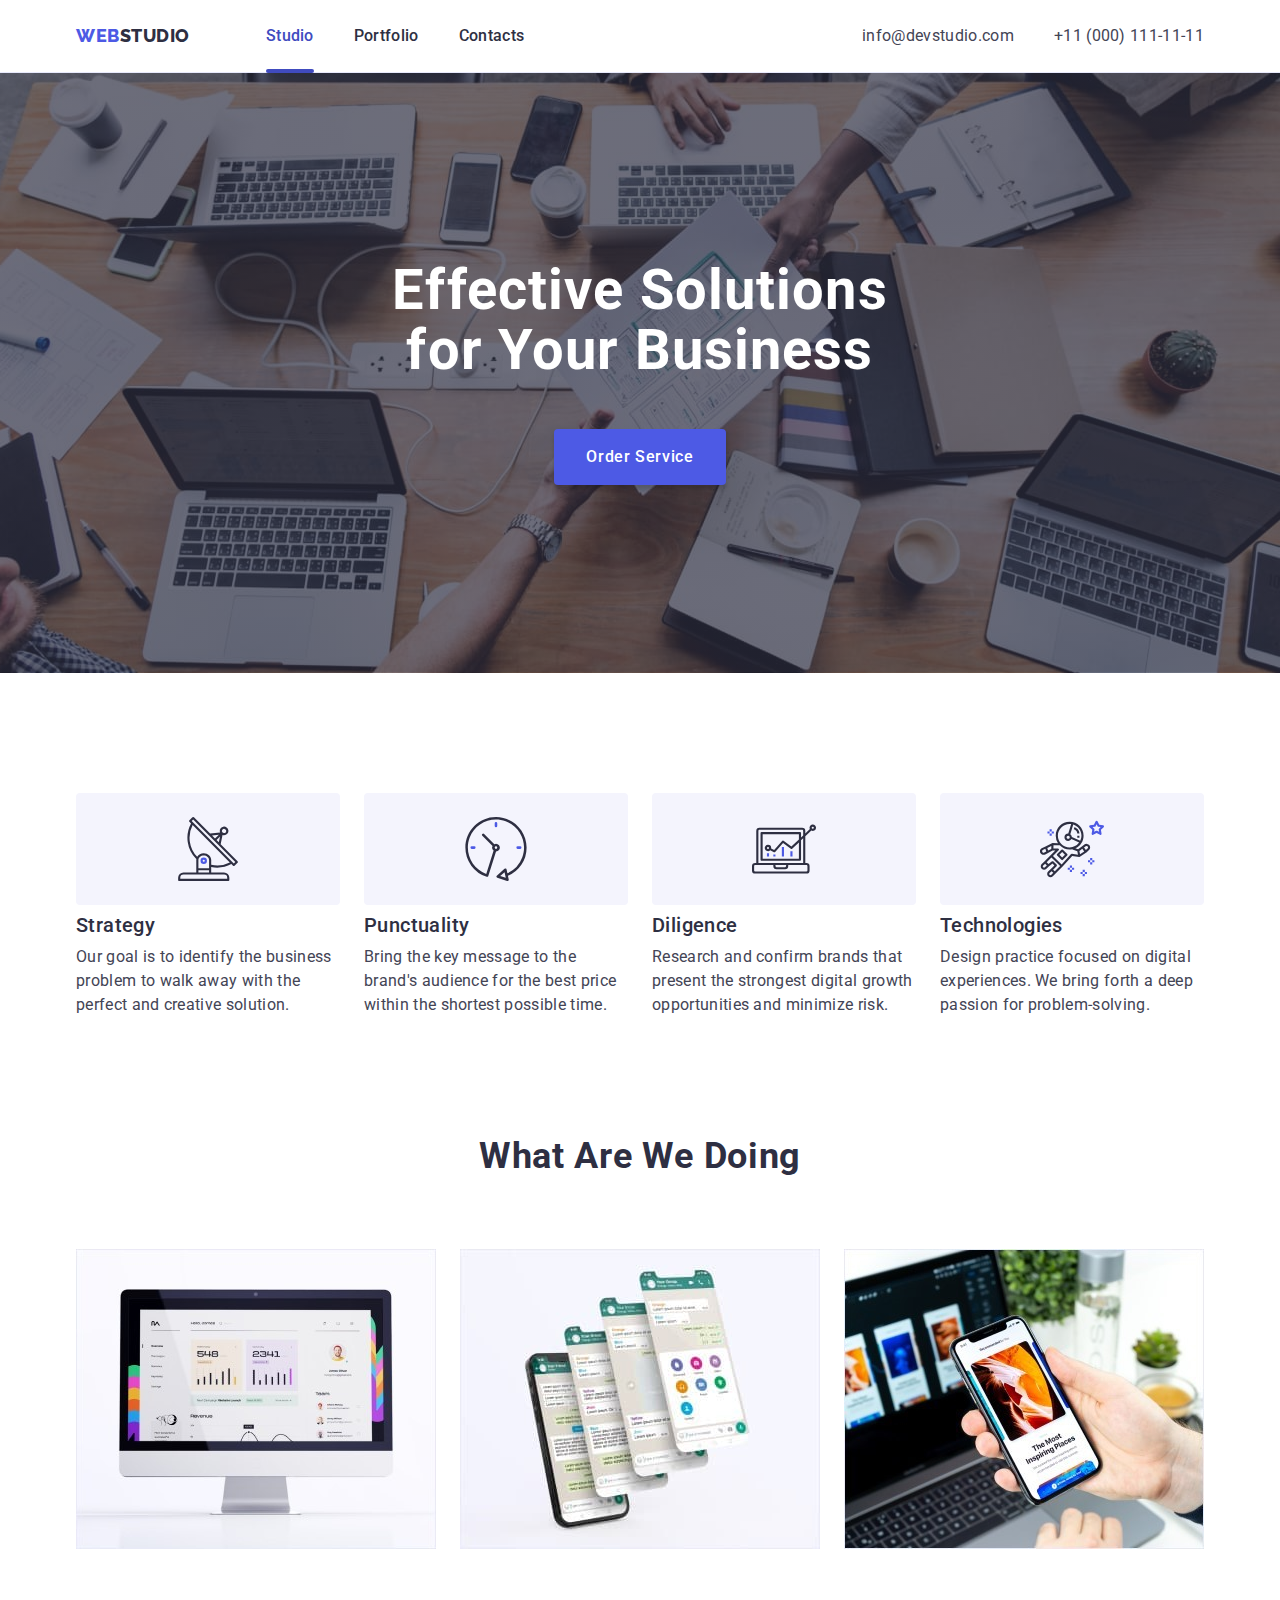
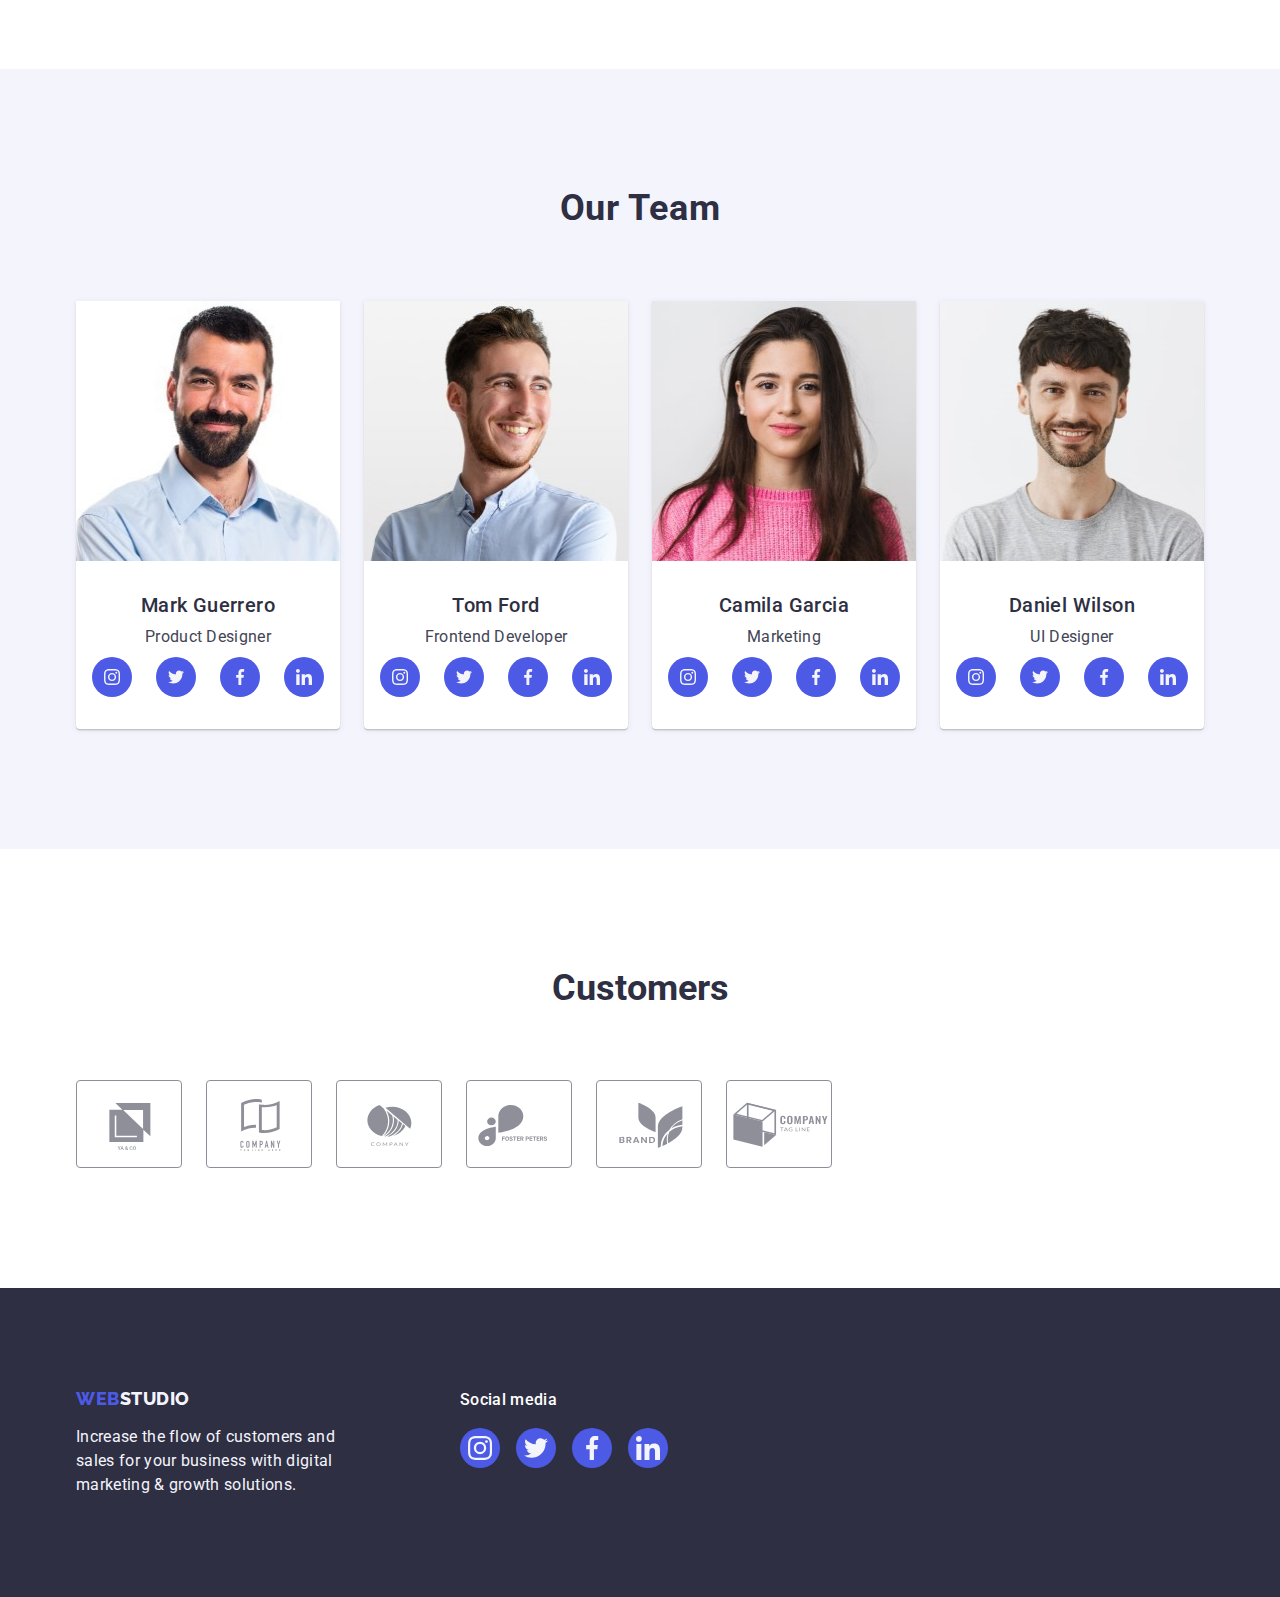
<file: index.html>
<!DOCTYPE html>
<html lang="en">
  <head>
    <meta charset="UTF-8" />
    <meta http-equiv="X-UA-Compatible" content="IE=edge" />
    <meta name="viewport" content="width=device-width, initial-scale=1.0" />
    <title>Web Studio</title>
    <link rel="preconnect" href="https://fonts.googleapis.com" />
    <link rel="preconnect" href="https://fonts.gstatic.com" crossorigin />
    <link
      href="https://fonts.googleapis.com/css2?family=Raleway:wght@800&family=Roboto:wght@400;500;700&display=swap"
      rel="stylesheet"
    />
    <link
      rel="stylesheet"
      href="https://cdnjs.cloudflare.com/ajax/libs/modern-normalize/1.1.0/modern-normalize.min.css"
    />
    <link rel="stylesheet" href="./css/styles.css" />
  </head>
  <body>

    <!-- Header -->

    <header class="page-header">
      <div class="container page-header-container">
        <nav class="page-navigation">
          <a class="logo-part-one link" href="./index.html"
            >Web<span class="logo-part-second link">Studio</span></a
          >
          <ul class="menu list">
            <li><a class="menu-list-item current-page link" href="./index.html">Studio</a></li>
            <li><a class="menu-list-item link" href="./portfolio.html">Portfolio</a></li>
            <li><a class="menu-list-item link" href="">Contacts</a></li>
          </ul>
        </nav>
        <address class="contact-item-list">
          <ul class="contact list">
            <li>
              <a class="contact-item link" href="mailto:info@devstudio.com">info@devstudio.com</a>
            </li>
            <li>
              <a class="contact-item link" href="tel:+110001111111">+11 (000) 111-11-11</a>
            </li>
          </ul>
        </address>
      </div>
    </header>

    <!-- Main content -->

    <main>

      <!-- section 1 hero-->

      <section class="hero-page">
        <div class="container">
          <h1 class="main-text">Effective Solutions for Your Business</h1>
          <button class="order-btn" type="button" data-modal-open>Order Service</button>
        </div>
      </section>

      <!-- section 2 features-->
     
      <section class="section">
        <div class="container">
          <h2 class="visually-hidden">Features</h2>
          <ul class="features-container list">
            <li class="features-container-item">
              <div class="features-container-icons">
                <svg aria-label="antenna icon" width="64" height="64">
                  <use href="./images/icons.svg#icon-antenna"></use>
                </svg>
              </div>
              <h3 class="feature-name">Strategy</h3>
              <p class="feature-descr">
                Our goal is to identify the business problem to walk away with the perfect and
                creative solution.
              </p>
            </li>
            <li class="features-container-item">
              <div class="features-container-icons">
                <svg aria-label="clock icon" width="64" height="64">
                  <use href="./images/icons.svg#icon-clock"></use>
                </svg>
              </div>
              <h3 class="feature-name">Punctuality</h3>
              <p class="feature-descr">
                Bring the key message to the brand's audience for the best price within the shortest
                possible time.
              </p>
            </li>
            <li class="features-container-item">
              <div class="features-container-icons">
                <svg aria-label="diagram icon" width="64" height="64">
                  <use href="./images/icons.svg#icon-diagram"></use>
                </svg>
              </div>
              <h3 class="feature-name">Diligence</h3>
              <p class="feature-descr">
                Research and confirm brands that present the strongest digital growth opportunities
                and minimize risk.
              </p>
            </li>
            <li class="features-container-item">
              <div class="features-container-icons">
                <svg aria-label="astronaut icon" width="64" height="64">
                  <use href="./images/icons.svg#icon-astronaut"></use>
                </svg>
              </div>
              <h3 class="feature-name">Technologies</h3>
              <p class="feature-descr">
                Design practice focused on digital experiences. We bring forth a deep passion for
                problem-solving.
              </p>
            </li>
          </ul>
        </div>
      </section>
      
      <!-- section 3 we doing -->
      
      <section class="we-doing-section">
        <div class="container">
          <h2 class="title">What are we doing</h2>
          <ul class="list title-item-container">
            <li class="we-doing-section-card">
              <img
                class="card-item-style"
                src="./images/wedoing/we_doing1.jpg"
                alt="computer"
                width="360"
                height="300"
              />
            </li>
            <li class="we-doing-section-card">
              <img
                class="card-item-style"
                src="./images/wedoing/we_doing2.jpg"
                alt="phone"
                width="360"
                height="300"
              />
            </li>
            <li class="we-doing-section-card">
              <img
                class="card-item-style"
                src="./images/wedoing/we_doing3.jpg"
                alt="phone computer"
                width="360"
                height="300"
              />
            </li>
          </ul>
        </div>
      </section>

      <!-- section 4 team-->

      <section class="section team-card" id="team-card">
        <div class="container">
          <h2 class="title">Our Team</h2>
          <ul class="team-container list">
            <li class="team">
              <img src="./images/team/mark.jpg" alt="mark" width="264" height="260" />
              <div class="team-description">
                <h3 class="team-name">Mark Guerrero</h3>
                <p class="team-position">Product Designer</p>
              <ul class="social-list list">
                <li class="social-list-item">
                  <a href="" class="social-list-link">
                    <svg
                      class="social-list-icon"
                      aria-label="instagram icon"
                      width="16"
                      height="16"
                    >
                      <use href="./images/icons.svg#icon-instagram"></use>
                    </svg>
                  </a>
                </li>
                <li class="social-list-item">
                  <a href="" class="social-list-link">
                    <svg
                      class="social-list-icon"
                      aria-label="twitter icon"
                      width="16"
                      height="16"
                    >
                      <use href="./images/icons.svg#icon-twitter"></use>
                    </svg>
                  </a>
                </li>
                <li class="social-list-item">
                  <a href="" class="social-list-link">
                    <svg
                      class="social-list-icon"
                      aria-label="facebook icon"
                      width="16"
                      height="16"
                    >
                      <use href="./images/icons.svg#icon-facebook"></use>
                    </svg>
                  </a>
                </li>
                <li class="social-list-item">
                  <a href="" class="social-list-link">
                    <svg
                      class="social-list-icon"
                      aria-label="linkedin icon"
                      width="16"
                      height="16"
                    >
                      <use href="./images/icons.svg#icon-linkedin"></use>
                    </svg>
                  </a>
                </li>
              </ul>
              </div>
            </li>
            <li class="team">
              <img src="./images/team/tom.jpg" alt="tom" width="264" height="260" />
              <div class="team-description">
                <h3 class="team-name">Tom Ford</h3>
                <p class="team-position">Frontend Developer</p>
                <ul class="social-list list">
                  <li class="social-list-item">
                    <a href="" class="social-list-link">
                      <svg
                        class="social-list-icon"
                        aria-label="instagram icon"
                        width="16"
                        height="16"
                      >
                        <use href="./images/icons.svg#icon-instagram"></use>
                      </svg>
                    </a>
                  </li>
                  <li class="social-list-item">
                    <a href="" class="social-list-link">
                      <svg
                        class="social-list-icon"
                        aria-label="twitter icon"
                        width="16"
                        height="16"
                      >
                        <use href="./images/icons.svg#icon-twitter"></use>
                      </svg>
                    </a>
                  </li>
                  <li class="social-list-item">
                    <a href="" class="social-list-link">
                      <svg
                        class="social-list-icon"
                        aria-label="facebook icon"
                        width="16"
                        height="16"
                      >
                        <use href="./images/icons.svg#icon-facebook"></use>
                      </svg>
                    </a>
                  </li>
                  <li class="social-list-item">
                    <a href="" class="social-list-link">
                      <svg
                        class="social-list-icon"
                        aria-label="linkedin icon"
                        width="16"
                        height="16"
                      >
                        <use href="./images/icons.svg#icon-linkedin"></use>
                      </svg>
                    </a>
                  </li>
  
                </ul>
              </div>
            </li>
            <li class="team">
              <img src="./images/team/camila.jpg" alt="camila" width="264" height="260" />
              <div class="team-description">
                <h3 class="team-name">Camila Garcia</h3>
                <p class="team-position">Marketing</p>
                <ul class="social-list list">
                  <li class="social-list-item">
                    <a href="" class="social-list-link">
                      <svg
                        class="social-list-icon"
                        aria-label="instagram icon"
                        width="16"
                        height="16"
                      >
                        <use href="./images/icons.svg#icon-instagram"></use>
                      </svg>
                    </a>
                  </li>
                  <li class="social-list-item">
                    <a href="" class="social-list-link">
                      <svg
                        class="social-list-icon"
                        aria-label="twitter icon"
                        width="16"
                        height="16"
                      >
                        <use href="./images/icons.svg#icon-twitter"></use>
                      </svg>
                    </a>
                  </li>
                  <li class="social-list-item">
                    <a href="" class="social-list-link">
                      <svg
                        class="social-list-icon"
                        aria-label="facebook icon"
                        width="16"
                        height="16"
                      >
                        <use href="./images/icons.svg#icon-facebook"></use>
                      </svg>
                    </a>
                  </li>
                  <li class="social-list-item">
                    <a href="" class="social-list-link">
                      <svg
                        class="social-list-icon"
                        aria-label="linkedin icon"
                        width="16"
                        height="16"
                      >
                        <use href="./images/icons.svg#icon-linkedin"></use>
                      </svg>
                    </a>
                  </li>
  
                </ul>
              </div>
            </li>
            <li class="team">
              <img src="./images/team/daniel.jpg" alt="daniel" width="264" height="260" />
              <div class="team-description">
                <h3 class="team-name">Daniel Wilson</h3>
                <p class="team-position">UI Designer</p>
                <ul class="social-list list">
                  <li class="social-list-item">
                    <a href="" class="social-list-link">
                      <svg
                        class="social-list-icon"
                        aria-label="instagram icon"
                        width="16"
                        height="16"
                      >
                        <use href="./images/icons.svg#icon-instagram"></use>
                      </svg>
                    </a>
                  </li>
                  <li class="social-list-item">
                    <a href="" class="social-list-link">
                      <svg
                        class="social-list-icon"
                        aria-label="twitter icon"
                        width="16"
                        height="16"
                      >
                        <use href="./images/icons.svg#icon-twitter"></use>
                      </svg>
                    </a>
                  </li>
                  <li class="social-list-item">
                    <a href="" class="social-list-link">
                      <svg
                        class="social-list-icon"
                        aria-label="facebook icon"
                        width="16"
                        height="16"
                      >
                        <use href="./images/icons.svg#icon-facebook"></use>
                      </svg>
                    </a>
                  </li>
                  <li class="social-list-item">
                    <a href="" class="social-list-link">
                      <svg
                        class="social-list-icon"
                        aria-label="linkedin icon"
                        width="16"
                        height="16"
                      >
                        <use href="./images/icons.svg#icon-linkedin"></use>
                      </svg>
                    </a>
                  </li>
  
                </ul>
              </div>
            </li>
          </ul>
        </div>
      </section>

       <!-- section 5 customers -->

       <section class="section-customers">
        <div class="container">
          <h2 class="title-customers">Customers</h2>
          <ul class="customers-icon list">
            <li class="customers-icon-list link">
              <a class="customers-list-link" href="">
                <svg
                  class="customers-list-icon"
                  aria-label="cluent one icon"
                  width="104"
                  height="56"
                >
                  <use href="./images/icons.svg#icon-logo-client-one"></use>
                </svg>
              </a>
            </li>
            <li class="customers-icon-list link">
              <a href="" class="customers-list-link">
                <svg
                  class="customers-list-icon"
                  aria-label="client two icon"
                  width="104"
                  height="56"
                >
                  <use href="./images/icons.svg#icon-logo-client-two"></use>
                </svg>
              </a>
            </li>
            <li class="customers-icon-list link">
              <a href="" class="customers-list-link">
                <svg
                  class="customers-list-icon"
                  aria-label="client three icon"
                  width="104"
                  height="56"
                >
                  <use href="./images/icons.svg#icon-logo-client-three"></use>
                </svg>
              </a>
            </li>
            <li class="customers-icon-list link">
              <a href="" class="customers-list-link">
                <svg
                  class="customers-list-icon"
                  aria-label="client four icon"
                  width="104"
                  height="56"
                >
                  <use href="./images/icons.svg#icon-logo-client-four"></use>
                </svg>
              </a>
            </li>
            <li class="customers-icon-list link">
              <a href="" class="customers-list-link">
                <svg
                  class="customers-list-icon"
                  aria-label="client five icon"
                  width="104"
                  height="56"
                >
                  <use href="./images/icons.svg#icon-logo-client-five"></use>
                </svg>
              </a>
            </li>
            <li class="customers-icon-list link">
              <a href="" class="customers-list-link">
                <svg
                  class="customers-list-icon"
                  aria-label="client six"
                  width="104"
                  height="56"
                >
                  <use href="./images/icons.svg#icon-logo-client-six"></use>
                </svg>
              </a>
            </li>
          </ul>
        </div>
      </section>
    </main>
    
    <!-- footer -->

    <footer class="footer-style">
      <div class="container main-footer-container">
        <div class="footer-container"><a class="logo-footer link" href="./index.html"
          >Web<span class="logo-part-secondary link">Studio</span></a
        >
        <p class="footer-content">
          Increase the flow of customers and sales for your business with digital marketing & growth
          solutions.
        </p></div>
        
        <div class="footer-social-container">
          <p class="footer-social-title">Social media</p>
          <ul class="footer-social-list list">
            <li class="social-list-item">
              <a href="" class="footer-social-list-link">
                <svg class="social-list-icon" aria-label="instagram icon" width="24" height="24">
                  <use href="./images/icons.svg#icon-instagram"></use>
                </svg>
              </a>
            </li>
            <li class="social-list-item">
              <a href="" class="footer-social-list-link">
                <svg class="social-list-icon" aria-label="twitter icon" width="24" height="24">
                  <use href="./images/icons.svg#icon-twitter"></use>
                </svg>
              </a>
            </li>
            <li class="social-list-item">
              <a href="" class="footer-social-list-link">
                <svg class="social-list-icon" aria-label="facebook icon" width="24" height="24">
                  <use href="./images/icons.svg#icon-facebook"></use>
                </svg>
              </a>
            </li>
            <li class="social-list-item">
              <a href="" class="footer-social-list-link">
                <svg class="social-list-icon" aria-label="linkedin icon" width="24" height="24">
                  <use href="./images/icons.svg#icon-linkedin"></use>
                </svg>
              </a>
            </li>
          </ul>
        </div>
      </div>
    </footer>
    <div class="backdrop is-hidden" data-modal>
      <div class="modal">
        <button type="button" class="modal-close-btn" data-modal-close>
          <svg class="modal-close-icon" width="8" height="8">
            <use href="./images/icons.svg#icon-close-cross"></use>
          </svg>
        </button>
      </div>
    </div>
    <script src="./js/modal.js"></script>
  </body>
</html>
</file>
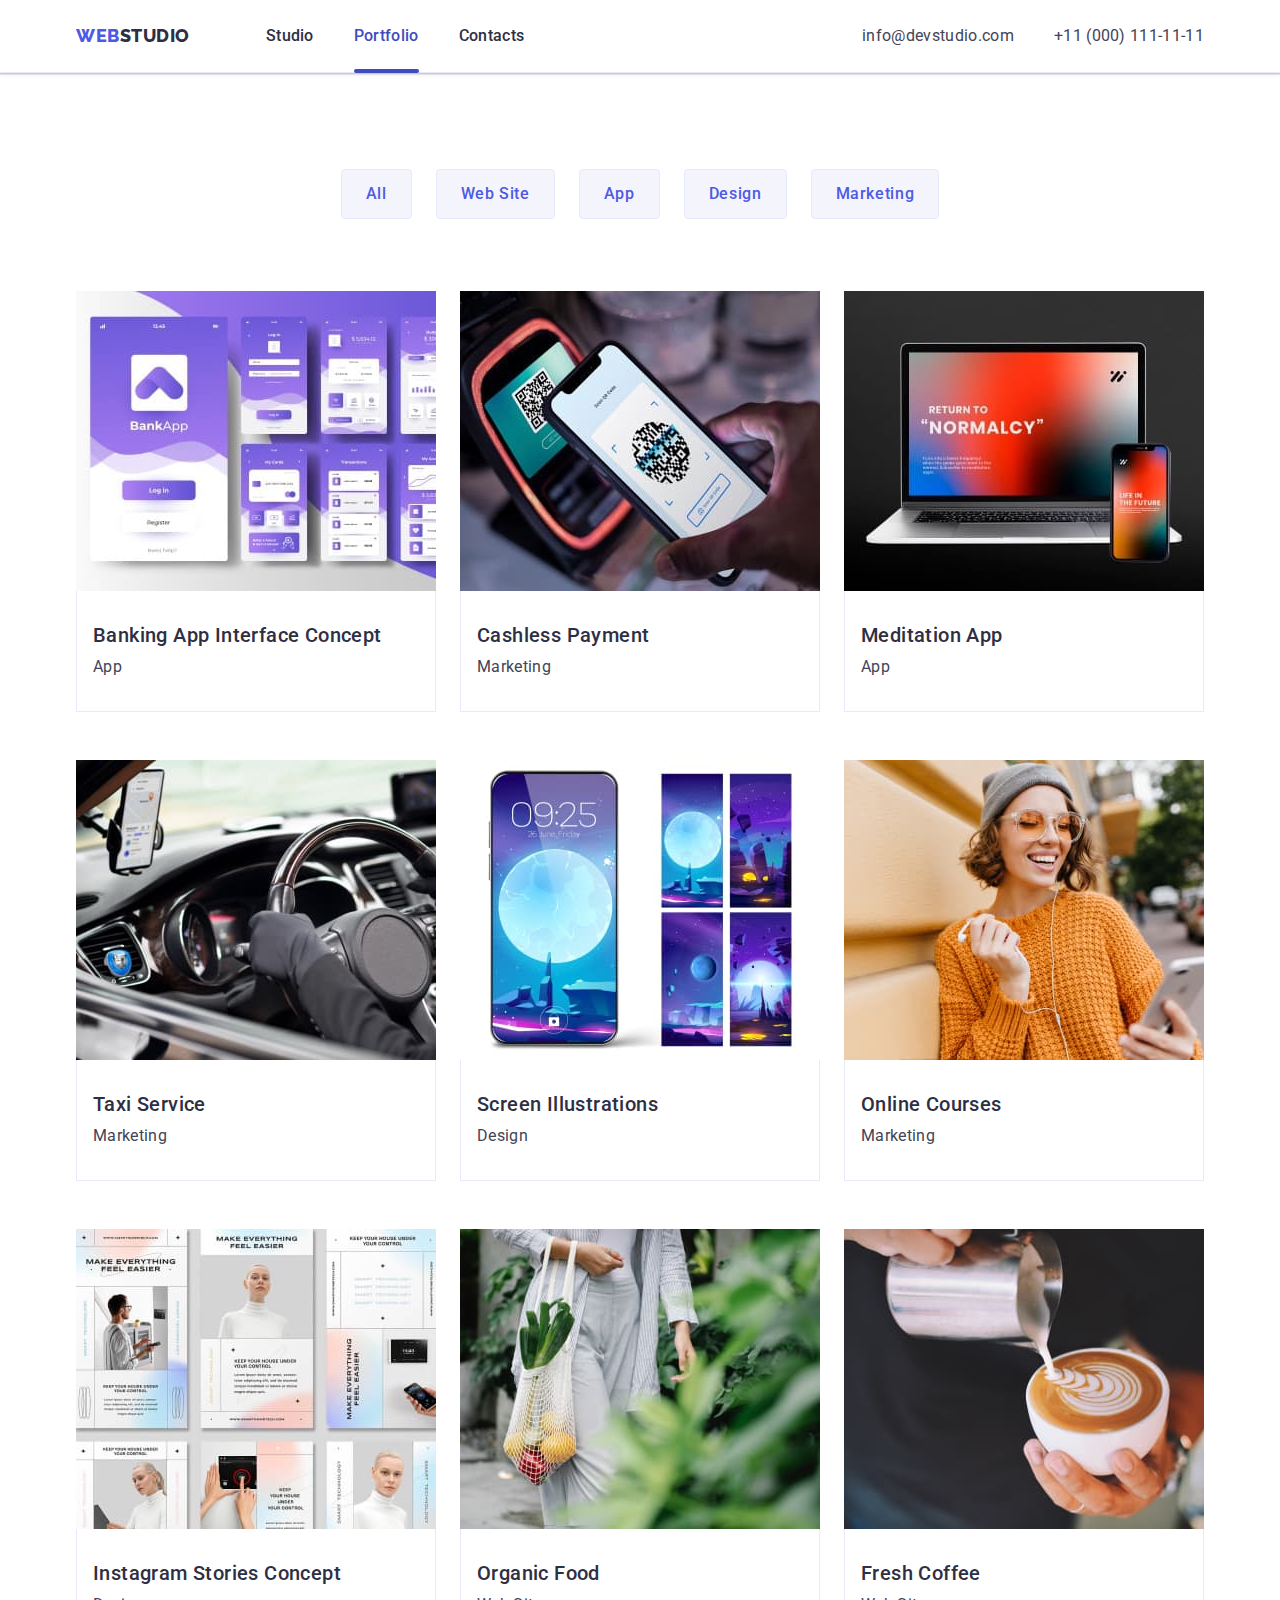
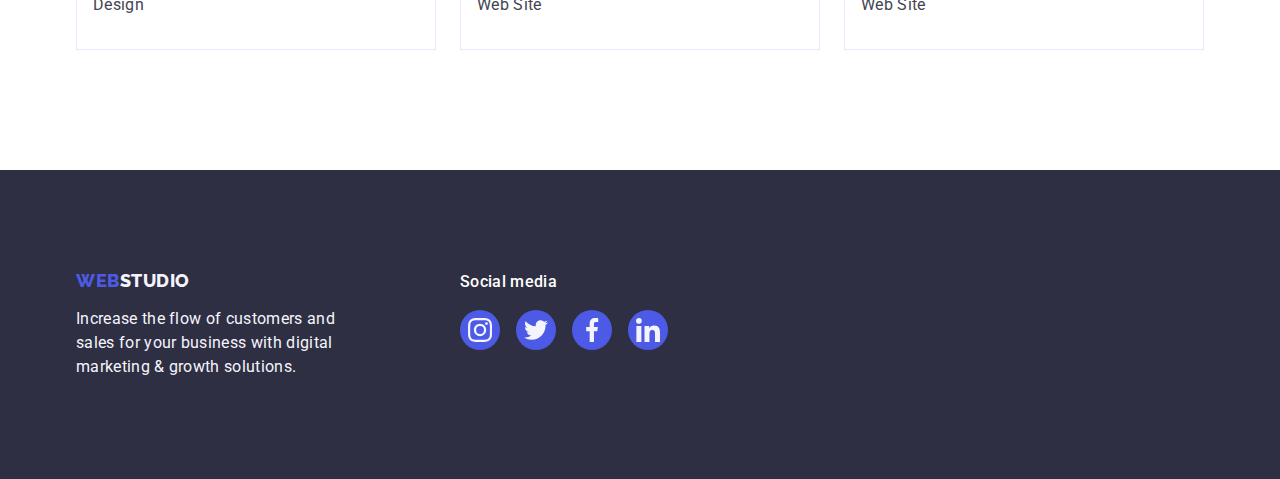
<file: portfolio.html>
<!DOCTYPE html>
<html lang="en">
  <head>
    <meta charset="UTF-8" />
    <meta http-equiv="X-UA-Compatible" content="IE=edge" />
    <meta name="viewport" content="width=device-width, initial-scale=1.0" />
    <title>Portfolio</title>
    <link rel="preconnect" href="https://fonts.googleapis.com" />
    <link rel="preconnect" href="https://fonts.gstatic.com" crossorigin />
    <link
      href="https://fonts.googleapis.com/css2?family=Raleway:wght@800&family=Roboto:wght@400;500;700&display=swap"
      rel="stylesheet"
    />
    <link
      rel="stylesheet"
      href="https://cdnjs.cloudflare.com/ajax/libs/modern-normalize/1.1.0/modern-normalize.min.css"
    />
    <link rel="stylesheet" href="./css/styles.css" />
  </head>
  <body>
    <!-- header -->

    <header class="page-header">
      <div class="container page-header-container">
        <nav class="page-navigation">
          <a class="logo-part-one link" href="./index.html"
            >Web<span class="logo-part-second link">Studio</span>
          </a>
          <ul class="menu list">
            <li><a class="menu-list-item link" href="./index.html">Studio</a></li>
            <li>
              <a class="menu-list-item current-page link" href="./portfolio.html">Portfolio</a>
            </li>
            <li><a class="menu-list-item link" href="">Contacts</a></li>
          </ul>
        </nav>
        <address class="contact-item-list">
          <ul class="contact list">
            <li>
              <a class="contact-item link" href="mailto:info@devstudio.com">info@devstudio.com</a>
            </li>
            <li>
              <a class="contact-item link" href="tel:+110001111111">+11 (000) 111-11-11</a>
            </li>
          </ul>
        </address>
      </div>
    </header>

    <main>
      <section class="portfolio-section">
        <div class="container">
          <h1 class="visually-hidden">Our portfolio</h1>
          <ul class="list main-nav-portfolio">
            <li><button class="main-nav" type="button">All</button></li>
            <li><button class="main-nav" type="button">Web Site</button></li>
            <li><button class="main-nav" type="button">App</button></li>
            <li><button class="main-nav" type="button">Design</button></li>
            <li><button class="main-nav" type="button">Marketing</button></li>
          </ul>

          <!--Section 1 servises-->
          <ul class="list card-section">
            <li class="card-section-item">
              <a class="card-link-style link" href="">
                <div class="card-link-style-wrapper">
                  <img src="./images/portfolio/row01-pic-01.jpg" alt="banking" width="360" />
                <p class="overlay">
                  14 Stylish and User-Friendly App Design Concepts · Task Manager App · Calorie
                  Tracker App · Exotic Fruit Ecommerce App · Cloud Storage App
                </p>
              </div>
                
                <div class="card-style">
                  <h2 class="card-desc">Banking App Interface Concept</h2>
                  <p class="card-link">App</p>
                </div></a
              >
            </li>
            <li class="card-section-item">
              <a class="card-link-style link" href="">
                <div class="card-link-style-wrapper">
                  <img src="images/portfolio/row01-pic-02.jpg" alt="cashless" width="360" />
                <p class="overlay">
                  14 Stylish and User-Friendly App Design Concepts · Task Manager App · Calorie
                  Tracker App · Exotic Fruit Ecommerce App · Cloud Storage App
                </p></div>
                
                <div class="card-style">
                  <h2 class="card-desc">Cashless Payment</h2>
                  <p class="card-link">Marketing</p>
                </div></a
              >
            </li>
            <li class="card-section-item">
              <a class="card-link-style link" href="">
                <div class="card-link-style-wrapper">
                  <img src="./images/portfolio/row01-pic-03.jpg" alt="meditation" width="360" />
                  <p class="overlay">
                    14 Stylish and User-Friendly App Design Concepts · Task Manager App · Calorie
                    Tracker App · Exotic Fruit Ecommerce App · Cloud Storage App
                  </p>
                </div>

                <div class="card-style">
                  <h2 class="card-desc">Meditation App</h2>
                  <p class="card-link">App</p>
                </div></a
              >
            </li>
            <li class="card-section-item">
              <a class="card-link-style link" href="">
                <div class="card-link-style-wrapper">
                  <img src="./images/portfolio/row02-pic-01.jpg" alt="taxi" width="360" />
                  <p class="overlay">
                    14 Stylish and User-Friendly App Design Concepts · Task Manager App · Calorie
                    Tracker App · Exotic Fruit Ecommerce App · Cloud Storage App
                  </p>
                </div>

                <div class="card-style">
                  <h2 class="card-desc">Taxi Service</h2>
                  <p class="card-link">Marketing</p>
                </div></a
              >
            </li>
            <li class="card-section-item">
              <a class="card-link-style link" href="">
                <div class="card-link-style-wrapper">
                  <img src="./images/portfolio/row02-pic-02.jpg" alt="screen" width="360" />
                  <p class="overlay">
                    14 Stylish and User-Friendly App Design Concepts · Task Manager App · Calorie
                    Tracker App · Exotic Fruit Ecommerce App · Cloud Storage App
                  </p>
                </div>

                <div class="card-style">
                  <h2 class="card-desc">Screen Illustrations</h2>
                  <p class="card-link">Design</p>
                </div></a
              >
            </li>
            <li class="card-section-item">
              <a class="card-link-style link" href="">
                <div class="card-link-style-wrapper">
                  <img src="./images/portfolio/row02-pic-03.jpg" alt="girl" width="360" />
                  <p class="overlay">
                    14 Stylish and User-Friendly App Design Concepts · Task Manager App · Calorie
                    Tracker App · Exotic Fruit Ecommerce App · Cloud Storage App
                  </p>
                </div>

                <div class="card-style">
                  <h2 class="card-desc">Online Courses</h2>
                  <p class="card-link">Marketing</p>
                </div></a
              >
            </li>
            <li class="card-section-item">
              <a class="card-link-style link" href="">
                <div class="card-link-style-wrapper">
                  <img src="./images/portfolio/row03-pic-01.jpg" alt="instagram" width="360" />
                  <p class="overlay">
                    14 Stylish and User-Friendly App Design Concepts · Task Manager App · Calorie
                    Tracker App · Exotic Fruit Ecommerce App · Cloud Storage App
                  </p>
                </div>

                <div class="card-style">
                  <h2 class="card-desc">Instagram Stories Concept</h2>
                  <p class="card-link">Design</p>
                </div></a
              >
            </li>
            <li class="card-section-item">
              <a class="card-link-style link" href="">
                <div class="card-link-style-wrapper">
                  <img src="./images/portfolio/row03-pic-02.jpg" alt="foog" width="360" />
                  <p class="overlay">
                    14 Stylish and User-Friendly App Design Concepts · Task Manager App · Calorie
                    Tracker App · Exotic Fruit Ecommerce App · Cloud Storage App
                  </p>
                </div>

                <div class="card-style">
                  <h2 class="card-desc">Organic Food</h2>
                  <p class="card-link">Web Site</p>
                </div></a
              >
            </li>
            <li class="card-section-item">
              <a class="card-link-style link" href="">
                <div class="card-link-style-wrapper">
                  <img src="./images/portfolio/row03-pic-03.jpg" alt="coffee" width="360" />
                  <p class="overlay">
                    14 Stylish and User-Friendly App Design Concepts · Task Manager App · Calorie
                    Tracker App · Exotic Fruit Ecommerce App · Cloud Storage App
                  </p>
                </div>

                <div class="card-style">
                  <h2 class="card-desc">Fresh Coffee</h2>
                  <p class="card-link">Web Site</p>
                </div></a
              >
            </li>
          </ul>
        </div>
      </section>
    </main>
    <!-- footer -->
    <footer class="footer-style">
      <div class="container main-footer-container">
        <div class="footer-container">
          <a class="logo-footer link" href="./index.html"
            >Web<span class="logo-part-secondary link">Studio</span></a
          >
          <p class="footer-content">
            Increase the flow of customers and sales for your business with digital marketing &
            growth solutions.
          </p>
        </div>

        <div class="footer-social-container">
          <p class="footer-social-title">Social media</p>
          <ul class="footer-social-list list">
            <li class="social-list-item">
              <a href="" class="footer-social-list-link">
                <svg class="social-list-icon" aria-label="instagram icon" width="24" height="24">
                  <use href="./images/icons.svg#icon-instagram"></use>
                </svg>
              </a>
            </li>
            <li class="social-list-item">
              <a href="" class="footer-social-list-link">
                <svg class="social-list-icon" aria-label="twitter icon" width="24" height="24">
                  <use href="./images/icons.svg#icon-twitter"></use>
                </svg>
              </a>
            </li>
            <li class="social-list-item">
              <a href="" class="footer-social-list-link">
                <svg class="social-list-icon" aria-label="facebook icon" width="24" height="24">
                  <use href="./images/icons.svg#icon-facebook"></use>
                </svg>
              </a>
            </li>
            <li class="social-list-item">
              <a href="" class="footer-social-list-link">
                <svg class="social-list-icon" aria-label="linkedin icon" width="24" height="24">
                  <use href="./images/icons.svg#icon-linkedin"></use>
                </svg>
              </a>
            </li>
          </ul>
        </div>
      </div>
    </footer>
  </body>
</html>
</file>
<file: css/styles.css>
:root {
  --font-family: 'Roboto', sans-serif;
  --secondary-font-family: 'Raleway', sans-serif;
  --main-color: #ffffff;
  --primary-background-color-theme-dark: #2e2f42;
  --accent-color: #404bbf;
  --primary-text-color-theme-dark: #434455;
  --btn-border-color: #9747ff;
  --secondary-text-color-theme-light: #f4f4fd;
  --btn-border-color-light: #e7e9fc;
  --secondary-text-color-theme-dark: #4d5ae5;
  --icon-color: #8e8f99;
}

/* Default */
.list {
  list-style: none;
}

.link {
  text-decoration: none;
}

button {
  cursor: pointer;
}

h1,
h2,
h3,
h4,
p {
  margin-top: 0;
  margin-bottom: 0;
}

ul,
ol {
  margin-top: 0;
  margin-bottom: 0;
  padding-left: 0;
}

img {
  display: block;
}

.container {
  width: 1158px;
  margin-right: auto;
  margin-left: auto;
  padding-right: 15px;
  padding-left: 15px;
}

.section {
  padding-top: 120px;
  padding-bottom: 120px;
}
.visually-hidden {
  position: absolute;
  width: 1px;
  height: 1px;
  margin: -1px;
  border: 0;
  padding: 0;
  white-space: nowrap;
  clip-path: inset(100%);
  clip: rect(0 0 0 0);
  overflow: hidden;
}

/* BODY STYLE */
body {
  font-family: var(--font-family);
  color: var(--primary-text-color-theme-dark);
  background-color: var(--main-color);
}

/* HEADER */

.page-header {
  border-bottom: 1px solid #e7e9fc;
  box-shadow: 0px 2px 1px rgba(46, 47, 66, 0.08), 0px 1px 1px rgba(46, 47, 66, 0.16),
    0px 1px 6px rgba(46, 47, 66, 0.08);
}

.page-navigation {
  display: flex;
  align-items: center;
}

.menu {
  display: flex;
  gap: 40px;
  align-items: flex-end;
  /* align-items: center; */
}
.contact {
  display: flex;
  gap: 40px;

  /* align-items: center; */
}

.page-header-container {
  display: flex;
  align-items: center;
}

.logo-part-one {
  font-family: 'Raleway', sans-serif;
  font-weight: 800;
  font-size: 18px;
  line-height: 1.17;
  letter-spacing: 0.03em;
  text-transform: uppercase;
  color: var(--secondary-text-color-theme-dark);
  margin-right: 76px;
}

.logo-part-second {
  color: var(--primary-background-color-theme-dark);
}

.menu-list-item {
  font-weight: 500;
  font-size: 16px;
  line-height: 1.5;
  letter-spacing: 0.02em;
  color: var(--primary-background-color-theme-dark);
  padding: 24px 0;
  display: block;
  transition-property: color;
  transition-duration: 250ms;
  transition-timing-function: cubic-bezier(0.4, 0, 0.2, 1);
}
.menu-list-item:hover,
.menu-list-item:focus {
  color: var(--accent-color);
}
.contact-item-list {
  font-style: normal;
  margin-left: auto;
}
.contact-item {
  font-style: normal;
  font-weight: 400;
  font-size: 16px;
  line-height: 1.5;
  letter-spacing: 0.02em;
  margin-left: auto;
  color: var(--primary-text-color-theme-dark);
  transition-property: color;
  transition-duration: 250ms;
  transition-timing-function: cubic-bezier(0.4, 0, 0.2, 1);
}
.contact-item:hover,
.contact-item:focus {
  color: var(--accent-color);
}

.current-page {
  color: #404bbf;
  position: relative;
}
.current-page::after {
  content:"";
  width: 100%;
  height: 4px;
  background-color: var(--accent-color);
  border-radius: 2px;
  bottom: -1px;
  left: 0px;
  display: block;
  position: absolute;
}

/* Main Studio*/
/* Hero section */
.hero-page {
  background-color: var(--primary-background-color-theme-dark);
  padding-top: 188px;
  padding-bottom: 188px;
  background-image: linear-gradient(rgba(46, 47, 66, 0.7), rgba(46, 47, 66, 0.7)),
    url(../images/people-office.jpg);
  background-repeat: no-repeat;
  background-position: center;
  background-size: cover;
  max-width: 1440px;
  margin-left: auto;
  margin-right: auto;
}
.main-text {
  font-weight: 700;
  font-size: 56px;
  line-height: 1.07;
  text-align: center;
  letter-spacing: 0.02em;
  color: var(--main-color);
  max-width: 496px;
  margin-left: auto;
  margin-right: auto;
}
.order-btn {
  font-family: inherit;
  font-weight: 500;
  font-size: 16px;
  line-height: 1.5;
  display: flex;
  align-items: center;
  letter-spacing: 0.04em;
  color: var(--main-color);
  background-color: var(--secondary-text-color-theme-dark);
  box-shadow: 0px 4px 4px rgba(0, 0, 0, 0.15);
  border-radius: 4px;
  padding: 16px 32px 16px 32px;
  display: block;
  list-style: none;
  min-width: 169px;
  /* height: 56px; */
  margin-left: auto;
  margin-right: auto;
  margin-top: 48px;
  border: none;
  transition-property: background-color;
  transition-duration: 250ms;
  transition-timing-function: cubic-bezier(0.4, 0, 0.2, 1);
}
.order-btn:hover,
.order-btn:focus {
  background-color: var(--accent-color);
}


/* Section 2 features */

.features-container {
  display: flex;
  gap: 24px;
  justify-content: space-between;
}

.features-container-item {
  width: calc((100% - 72px) / 4);
}

.feature-name {
  font-weight: 500;
  font-size: 20px;
  line-height: 1.2;
  letter-spacing: 0.02em;
  color: var(--primary-background-color-theme-dark);
  margin-bottom: 8px;
}

.feature-descr {
  font-size: 16px;
  line-height: 1.5;
  letter-spacing: 0.02em;
  color: var(--primary-text-color-theme-dark);
}

.features-container-icons {
  display: flex;
  align-items: center;
  justify-content: center;
  margin-bottom: 8px;
  border-radius: 4px;
  height: 112px;
  background-color: #f4f4fd;
}

/* Section 3 we doing */

.we-doing-section {
  padding-bottom: 120px;
}

.title-item-container {
  display: flex;
  flex-direction: row;
  justify-content: center;
  gap: 24px;
}
.we-doing-section-card {
  width: calc((100% - 48px) / 3);
}

.title {
  font-weight: 700;
  font-size: 36px;
  line-height: 1.11;
  text-align: center;
  letter-spacing: 0.02em;
  text-transform: capitalize;
  color: var(--primary-background-color-theme-dark);
  margin-bottom: 72px;
  padding: 0;
}

/* Section 4 team*/

.team-container {
  display: flex;
  gap: 24px;
}
.team {
  background-color: var(--main-color);
  box-shadow: 0px 1px 6px rgba(46, 47, 66, 0.08), 0px 1px 1px rgba(46, 47, 66, 0.16),
    0px 2px 1px rgba(46, 47, 66, 0.08);
  border-radius: 0px 0px 4px 4px;
  flex-basis: ((100%-3 * 24px) /4);
}
.team-name {
  font-weight: 500;
  font-size: 20px;
  line-height: 1.2;
  letter-spacing: 0.02em;
  color: var(--primary-background-color-theme-dark);
  text-align: center;
  margin-bottom: 8px;
}

.team-position {
  font-size: 16px;
  line-height: 1.5;
  letter-spacing: 0.02em;
  color: var(--primary-text-color-theme-dark);
  text-align: center;
  margin-bottom: 8px;
}

.team-description {
  padding: 32px 0;
}

.team-card {
  background-color: var(--secondary-text-color-theme-light);
}

.social-list {
  display: flex;
  justify-content: center;
  gap: 24px;
}

.social-list-link {
  display: flex;
  justify-content: center;
  align-items: center;
  width: 40px;
  height: 40px;
  border-radius: 50%;
  background-color: #4d5ae5;
  fill: #f4f4fd;
  transition-property: background-color;
  transition-duration: 250ms;
  transition-timing-function: cubic-bezier(0.4, 0, 0.2, 1);
}

.social-list-link:hover,
.social-list-link:focus {
  background-color: #404bbf;
}

/* section 5 customers */
.section-customers {
  padding: 120px 0;
}
.title-customers {
  font-size: 36px;
  line-height: 1.1;
  color: var(--primary-background-color-theme-dark);
  text-align: center;
  margin-bottom: 72px;
}
.customers-icon {
  display: flex;
  /* justify-content: center; */
  gap: 24px;
}
.customers-icon-list {
  width: calc((100%-120px) / 6);
  height: 88px;
}
.customers-list-link {
  display: flex;
  justify-content: center;
  align-items: center;
  width: 100%;
  height: 100%;
  border-radius: 4px;
  border: 1px solid #8e8f99;
  color: var(--icon-color);
  transition: border-color 250ms cubic-bezier(0.4, 0, 0.2, 1), color 250ms cubic-bezier(0.4, 0, 0.2, 1);
  }

.customers-list-link:hover,
.customers-list-link:focus {
  border-color: #404bbf;
  color: #404bbf;
}
.customers-list-icon {
  fill: currentColor;
}

/* Footer */

.main-footer-container {
  display: flex;
  align-items: baseline;
}

.footer-container {
  margin-right: 120px;
}

.logo-footer {
  font-family: 'Raleway', sans-serif;
  font-weight: 800;
  font-size: 18px;
  line-height: 1.17;
  letter-spacing: 0.03em;
  text-transform: uppercase;
  color: var(--secondary-text-color-theme-dark);
  display: inline-block;
  margin-bottom: 16px;
}
.footer-style {
  background-color: var(--primary-background-color-theme-dark);
  padding: 100px 0;
}
.footer-content {
  font-weight: 400;
  font-size: 16px;
  line-height: 1.5;
  letter-spacing: 0.02em;
  color: var(--secondary-text-color-theme-light);
  max-width: 264px;
}
.logo-part-secondary {
  color: var(--secondary-text-color-theme-light);
}

.footer-social-title {
  font-weight: 500;
  font-size: 16px;
  line-height: 1.5;
  letter-spacing: 0.02em;
  color: var(--main-color);
  margin-bottom: 16px;
}
.footer-social-container {
  display: inline-block;
}

.footer-social-list {
  display: flex;
  justify-content: center;
  gap: 16px;
}
.footer-social-list-link {
  display: flex;
  justify-content: center;
  align-items: center;
  width: 40px;
  height: 40px;
  border-radius: 50%;
  background-color: #4d5ae5;
  fill: #f4f4fd;
  transition-property: background-color;
  transition-duration: 250ms;
  transition-timing-function: cubic-bezier(0.4, 0, 0.2, 1);
}

.footer-social-list-link:hover,
.footer-social-list-link:focus {
  background-color: #31d0aa;
}

.footer-social-link-container {
}
/* PORTFOLIO */

/* Main portfolio */

.portfolio-section {
  padding: 96px 0 120px 0;
}

.main-nav-portfolio {
  display: flex;
  flex-direction: row;
  align-items: flex-start;
  justify-content: center;
  gap: 24px;
  margin-bottom: 72px;
}

.main-nav {
  font-weight: 500;
  font-size: 16px;
  line-height: 1.5;
  text-align: center;
  letter-spacing: 0.04em;
  color: var(--secondary-text-color-theme-dark);
  box-sizing: border-box;
  background-color: var(--secondary-text-color-theme-light);
  border: 1px solid var(--btn-border-color-light);
  border-radius: 4px;
  padding: 12px 24px;
  transition-property: background-color, box-shadow, border-color, color;
  transition-duration: 250ms;
  transition-timing-function: cubic-bezier(0.4, 0, 0.2, 1);
}

.main-nav:hover,
.main-nav:focus {
  border-color: transparent;
  box-shadow: 0px 3px 1px rgba(0, 0, 0, 0.1), 0px 2px 1px rgba(0, 0, 0, 0.08),
    0px 2px 2px rgba(0, 0, 0, 0.12);
  background-color: var(--accent-color);
  color: var(--main-color);
}

.card-desc {
  font-weight: 500;
  font-size: 20px;
  line-height: 1.2;
  letter-spacing: 0.02em;
  color: var(--primary-background-color-theme-dark);
  margin-bottom: 8px;
}
.card-link {
  font-size: 16px;
  line-height: 1.5;
  letter-spacing: 0.02em;
  color: var(--primary-text-color-theme-dark);
}
.card-section {
  padding-top: 0px;
  display: flex;
  column-gap: 24px;
  row-gap: 48px;
  flex-wrap: wrap;
}

.card-style {
  border: 1px solid var(--btn-border-color-light);
  padding: 32px 16px;
  border-top: none;
}
.card-section-item {
  flex-basis: calc((100% - 48px) / 3);
}

.card-link-style {
  display: block;
  transition: box-shadow 250ms cubic-bezier(0.4, 0, 0.2, 1);
}

.card-link-style:hover,
.card-link-style:focus {
  box-shadow: 0px 1px 6px rgba(46, 47, 66, 0.08), 0px 1px 1px rgba(46, 47, 66, 0.16),
  0px 2px 1px rgba(46, 47, 66, 0.08);
}

.card-link-style-wrapper {
position: relative;
overflow: hidden;
}

.overlay {
  position: absolute;
  padding: 40px 32px;
  top: 0;
  left: 0;
  width: 100%;
  height: 100%;
  overflow: auto;
  transform: translate(0%, 100%);
  transition: transform 250ms cubic-bezier(0.4, 0, 0.2, 1);
  background-color: #4d5ae5;
  color: #f4f4fd;
  font-weight: 400;
  font-size: 16px;
  line-height: 1.5;
  letter-spacing: 0.02em;
  
}

.card-link-style:hover .overlay,
.card-link-style:focus .overlay {
  transform: translateY(0%);
}

.backdrop {
  position: fixed;
  top: 0;
  left: 0;
  width: 100%;
  height: 100%;
  background-color:rgba(46, 47, 66, 0.4);
  transition: opacity 250ms cubic-bezier(0.4, 0, 0.2, 1),
  visibility 250ms cubic-bezier(0.4, 0, 0.2, 1);
}

.modal {
  position: absolute;
  top: 50%;
  left: 50%;
  transform: translate(-50%, -50%);
  min-height: 584px;
  width: 408px;
  background-color:#FCFCFC;
 box-shadow: 0px 1px 1px rgba(0, 0, 0, 0.14), 0px 1px 3px rgba(0, 0, 0, 0.12), 0px 2px 1px rgba(0, 0, 0, 0.2);
border-radius: 4px;
transition: transform 250ms cubic-bezier(0.4, 0, 0.2, 1); 
}

.modal-close-btn {
  position: absolute;
  top: 24px;
  right: 24px;
  display: flex;
  align-items: center;
  justify-content: center;
  background-color: #e7e9fc;
  border: 1px solid rgba(0, 0, 0, 0.1);
  border-radius: 50%;
  width: 24px;
  height: 24px;
  padding: 0;
  transition: background-color 250ms cubic-bezier(0.4, 0, 0.2, 1), border 250ms cubic-bezier(0.4, 0, 0.2, 1); 
}

.modal-close-btn:hover,
.modal-close-btn:focus {
  background-color: #404bbf;
  border: none;
  fill: #ffffff;
}

.modal-close-icon {
  transition: fill 250ms cubic-bezier(0.4, 0, 0.2, 1)
}

.is-hidden {
  opacity: 0;
  visibility: hidden;
  pointer-events: none;
}
</file>
